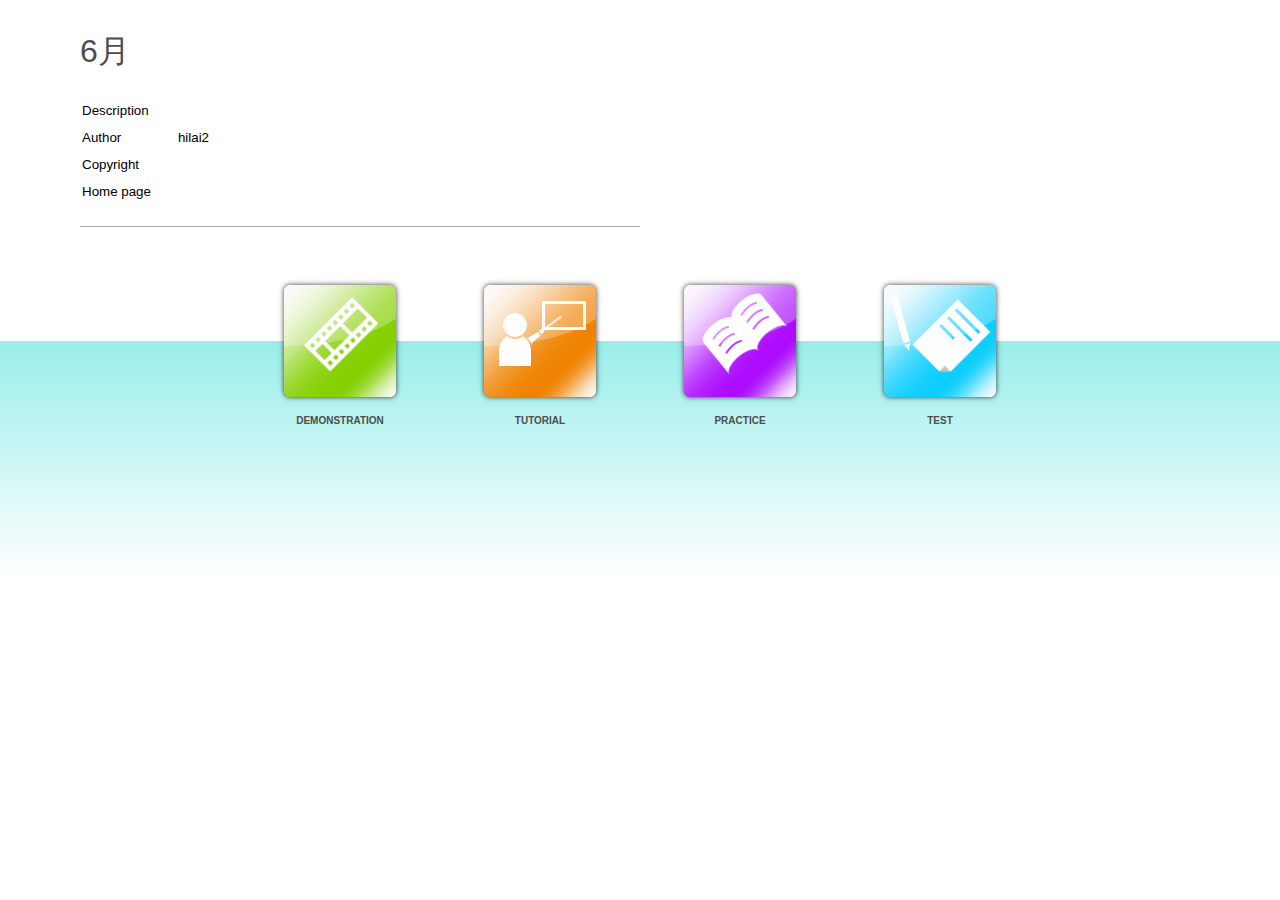
<file: index.html>
﻿<!DOCTYPE html>
<html lang="en-US" dir="ltr">
<head>
	<title>6月</title>
	<meta http-equiv="Content-Type" content="text/html; charset=utf-8"/>
	<meta http-equiv="imagetoolbar" content="no" />
	<meta name="generator" content="ActivePresenter 8.0.4"/>
	<meta name="author" content="hilai2" />
	<meta name="copyright" content=" " />
	<meta name="description" content=""/>

	<link rel="stylesheet" type="text/css" href="index.css" />

	<script type="text/javascript">
		var language = {"Tutorial":"Tutorial","Description":"Description","Author":"Author","DemoIntro":"Play presentation automatically","Copyright":"Copyright","TestIntro":"Choose this mode to do a test","Homepage":"Home page","Practice":"Practice","Test":"Test","Demo":"Demonstration","TutorialIntro":"Tutorial mode","PracticeIntro":"Choose this mode to practise more","OpenPrezError":"Could not open presentation.\nError: "};
		var PlayModes = {
			DEMO: 1,
			TUT: 2,
			PRAC: 4,
			TEST: 8
		};

		var opmodes = 15;
		function openPrez(url, mode) {
			try {
				var margin = 40;
				var top = margin, 
					left = margin, 
					width = screen.availWidth - 2 * margin, 
					height = screen.availHeight - 4 * margin;
				var styles = 'top=' + top + ',left=' + left + ',width=' + width + ',height=' + height
					+ ',location=no,toolbar=no,directories=no,status=no,menubar=no,scrollbars=yes,resizable=yes';
				var owin = window.open(encodeURI(url), '_blank', styles);
				if (owin)
					owin.focus();
			}
			catch (e) {
				alert(language.OpenPrezError + e);
			}
			return false;
		};
	</script>
</head>

<body>
	<div id="ap-top-container" class="ap-top-container">
		<div class="ap-sub-container">
			<div class="ap-layout-top">
				<script>
					var apInfoHTML = '<h1>6月</h1> \
									<table> \
										<tr> \
											<td>' + language.Description + '</td> \
											<td class="ap-left-indent" ></td> \
										</tr> \
										<tr> \
											<td>' +language.Author + '</td> \
											<td class="ap-left-indent">hilai2</td> \
										</tr> \
										<tr> \
											<td>' + language.Copyright + '</td> \
											<td class="ap-left-indent"></td> \
										</tr> \
										<tr> \
											<td>' + language.Homepage + '</td> \
											<td class="ap-left-indent"><a href="" target="_blank"></a></td> \
										</tr>\
									</table> \
									<div class="ap-static-line"> \
									</div>';

					var container = document.getElementById('ap-top-container');
					var layoutTop = container.getElementsByClassName('ap-layout-top')[0];
					var apInfo = document.createElement('div');
					apInfo.classList.add('ap-info');
					apInfo.innerHTML = apInfoHTML;
					layoutTop.appendChild(apInfo);
				</script>
			</div>
		</div>
		<div class="ap-layout-bottom-container">
			<div class="ap-layout-bottom">
				<script>
					var container = document.getElementById('ap-top-container');
					var layoutBottom = container.getElementsByClassName('ap-layout-bottom')[0];
					
					var modes = [PlayModes.DEMO, PlayModes.TUT, PlayModes.PRAC, PlayModes.TEST];
					var classes = ['ap-operation-demo-btn', 'ap-operation-tutorial-btn', 'ap-operation-practice-btn', 'ap-operation-test-btn'];
					var pages = ['demo.html', 'tutorial.html', 'practice.html', 'test.html'];
					var titles = [language.DemoIntro, language.TutorialIntro, language.PracticeIntro, language.TestIntro];
					var texts = [language.Demo, language.Tutorial, language.Practice, language.Test];
					var icons = ['demo.png', 'tutorial.png', 'practice.png', 'test.png'];

					for (var i = 0; i < 4; ++i){
						if ((modes[i] & opmodes) != modes[i])
							continue;
						var btnMode = document.createElement('div');
						btnMode.classList.add('ap-operation-btn');
						btnMode.classList.add(classes[i]);
						btnMode.setAttribute('title', titles[i]);
						btnMode.setAttribute('onClick', 'openPrez("' + pages[i] +'")', titles[i]);
						btnMode.innerHTML += '<img src="index-images/' + icons[i] + '"/>' + '<div class="ap-btn-text">' + texts[i] + '</div>';
						layoutBottom.appendChild(btnMode);
					}
				</script>
			</div>
		</div>
	</div>
</body>
</html>
</file>
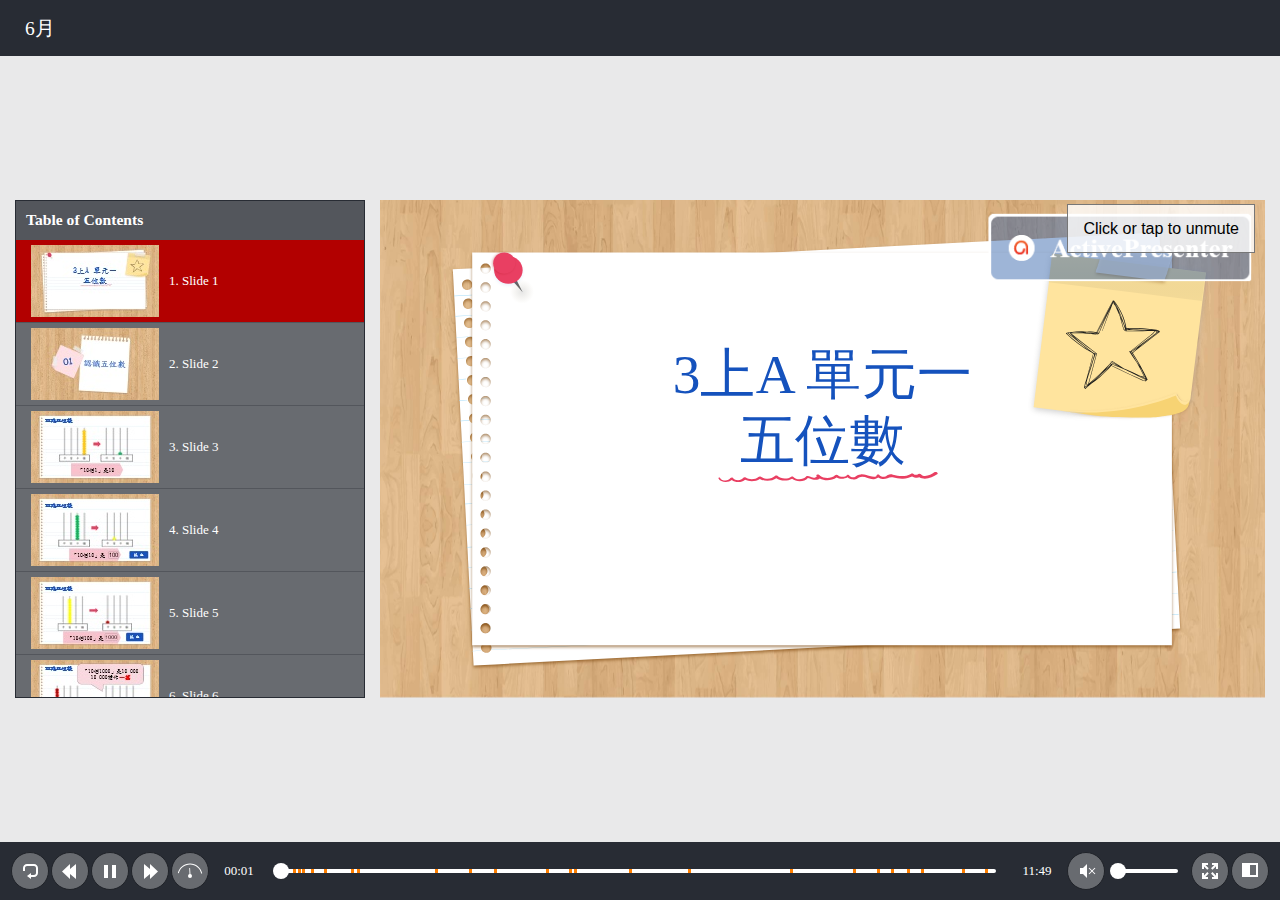
<file: demo.html>
﻿<!DOCTYPE html>
<html lang="en-US" dir="ltr">
<head>
	<title>6月</title>
	<meta http-equiv="X-UA-Compatible" content="IE=Edge,chrome=1" />
	<meta http-equiv="Content-Type" content="text/html; charset=utf-8"/>
	<meta name="generator" content="ActivePresenter 8.0.4"/>
	<meta name="author" content="hilai2" />
	<meta name="description" content=""/>
	<meta name="copyright" content=" " />
	
	<meta name="apple-mobile-web-app-capable" content="yes">
	<style>
		html {
			height: 100%;
		}
		body {
			height: 100%;
			margin: 0;
			padding: 0;
		}
		.ap-prez-container {
			position: relative;
			height: 100%;
			overflow: hidden;
			outline: none;
		}
	</style>
	<link rel="stylesheet" type="text/css" href="player/rlplayer.css" />
	<script type="text/javascript" src="player/rlplayer.js"></script>
	<script type="text/javascript" src="player/rlplayer.lang.en-US.js"></script>
	
	
	
	
</head>
<body>
	<div id="SU6LOG7o" class="ap-prez-container" lang="en-US" dir="ltr">
		<script type="text/javascript">
			AtomiAP.open("rlprez.js", "SU6LOG7o", {
				playMode: "Demo",
				preloader: {zIndex: 2,diameter: 60,density: 9,range: 1000,speed: 1,color:'#2090E6',shape:'oval'}
			});
		</script>
	</div>
</body>
</html>
</file>
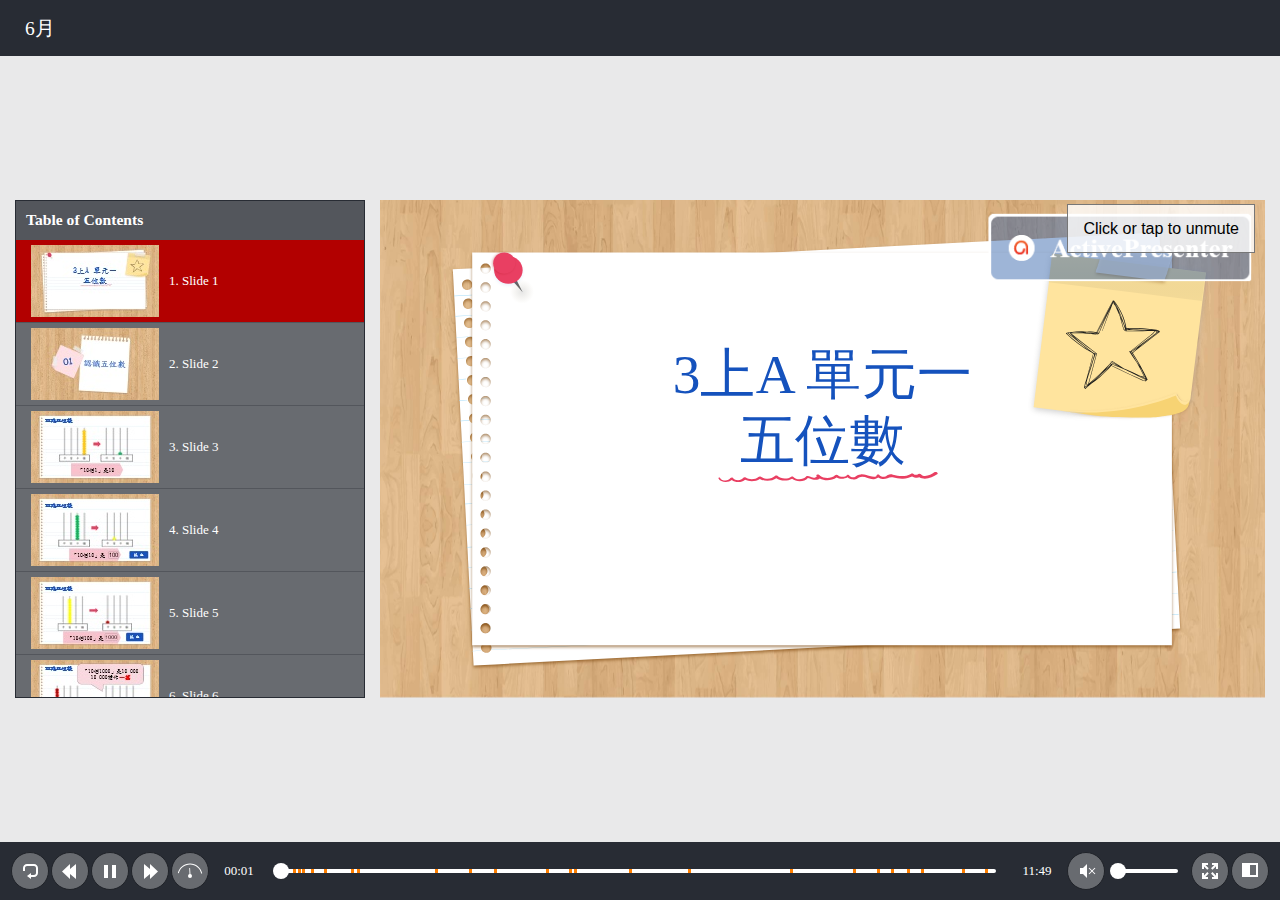
<file: practice.html>
﻿<!DOCTYPE html>
<html lang="en-US" dir="ltr">
<head>
	<title>6月</title>
	<meta http-equiv="X-UA-Compatible" content="IE=Edge,chrome=1" />
	<meta http-equiv="Content-Type" content="text/html; charset=utf-8"/>
	<meta name="generator" content="ActivePresenter 8.0.4"/>
	<meta name="author" content="hilai2" />
	<meta name="description" content=""/>
	<meta name="copyright" content=" " />
	
	<meta name="apple-mobile-web-app-capable" content="yes">
	<style>
		html {
			height: 100%;
		}
		body {
			height: 100%;
			margin: 0;
			padding: 0;
		}
		.ap-prez-container {
			position: relative;
			height: 100%;
			overflow: hidden;
			outline: none;
		}
	</style>
	<link rel="stylesheet" type="text/css" href="player/rlplayer.css" />
	<script type="text/javascript" src="player/rlplayer.js"></script>
	<script type="text/javascript" src="player/rlplayer.lang.en-US.js"></script>
	
	
	
	
</head>
<body>
	<div id="SU6LOG7o" class="ap-prez-container" lang="en-US" dir="ltr">
		<script type="text/javascript">
			AtomiAP.open("rlprez.js", "SU6LOG7o", {
				playMode: "Practice",
				preloader: {zIndex: 2,diameter: 60,density: 9,range: 1000,speed: 1,color:'#2090E6',shape:'oval'}
			});
		</script>
	</div>
</body>
</html>
</file>
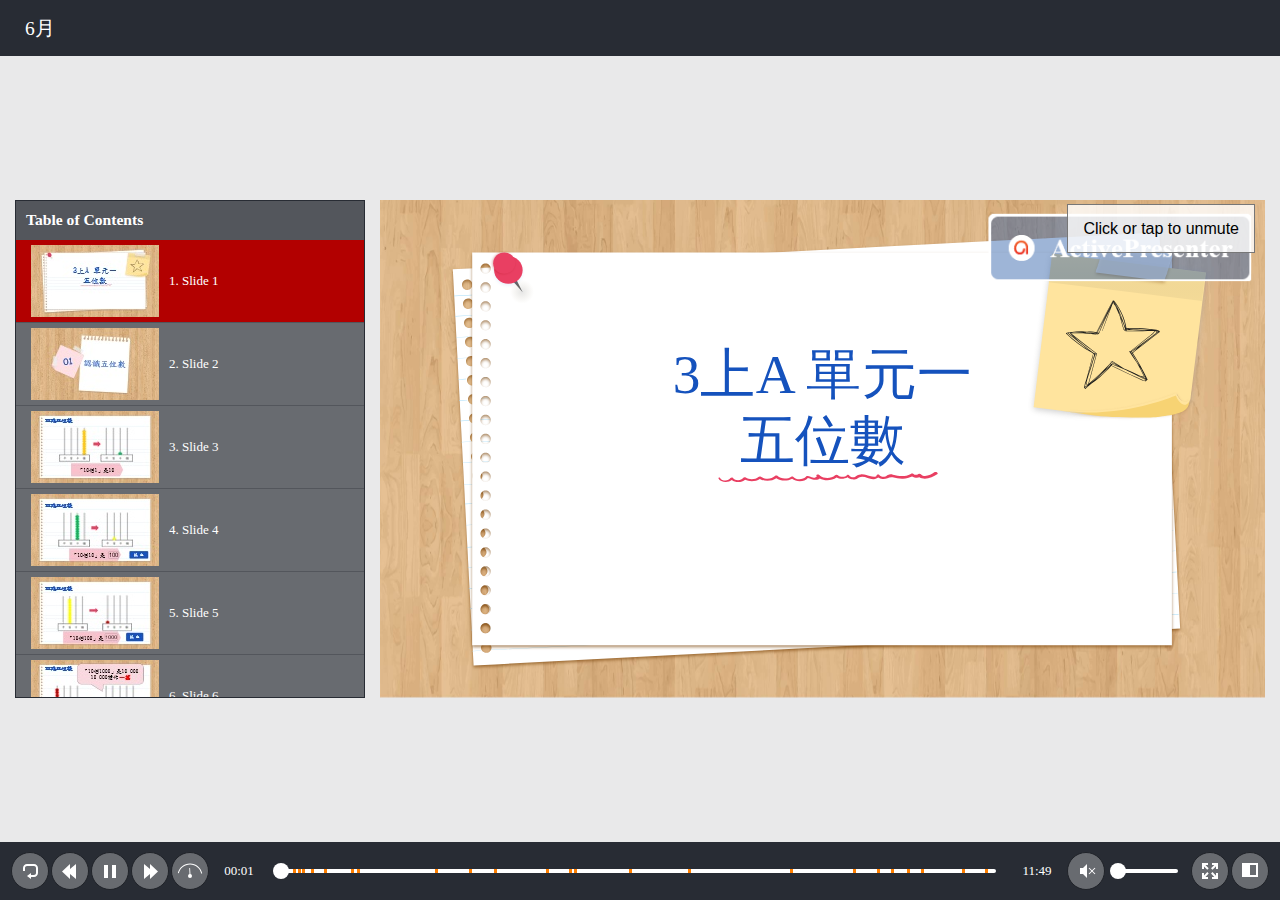
<file: test.html>
﻿<!DOCTYPE html>
<html lang="en-US" dir="ltr">
<head>
	<title>6月</title>
	<meta http-equiv="X-UA-Compatible" content="IE=Edge,chrome=1" />
	<meta http-equiv="Content-Type" content="text/html; charset=utf-8"/>
	<meta name="generator" content="ActivePresenter 8.0.4"/>
	<meta name="author" content="hilai2" />
	<meta name="description" content=""/>
	<meta name="copyright" content=" " />
	
	<meta name="apple-mobile-web-app-capable" content="yes">
	<style>
		html {
			height: 100%;
		}
		body {
			height: 100%;
			margin: 0;
			padding: 0;
		}
		.ap-prez-container {
			position: relative;
			height: 100%;
			overflow: hidden;
			outline: none;
		}
	</style>
	<link rel="stylesheet" type="text/css" href="player/rlplayer.css" />
	<script type="text/javascript" src="player/rlplayer.js"></script>
	<script type="text/javascript" src="player/rlplayer.lang.en-US.js"></script>
	
	
	
	
</head>
<body>
	<div id="SU6LOG7o" class="ap-prez-container" lang="en-US" dir="ltr">
		<script type="text/javascript">
			AtomiAP.open("rlprez.js", "SU6LOG7o", {
				playMode: "Test",
				preloader: {zIndex: 2,diameter: 60,density: 9,range: 1000,speed: 1,color:'#2090E6',shape:'oval'}
			});
		</script>
	</div>
</body>
</html>
</file>
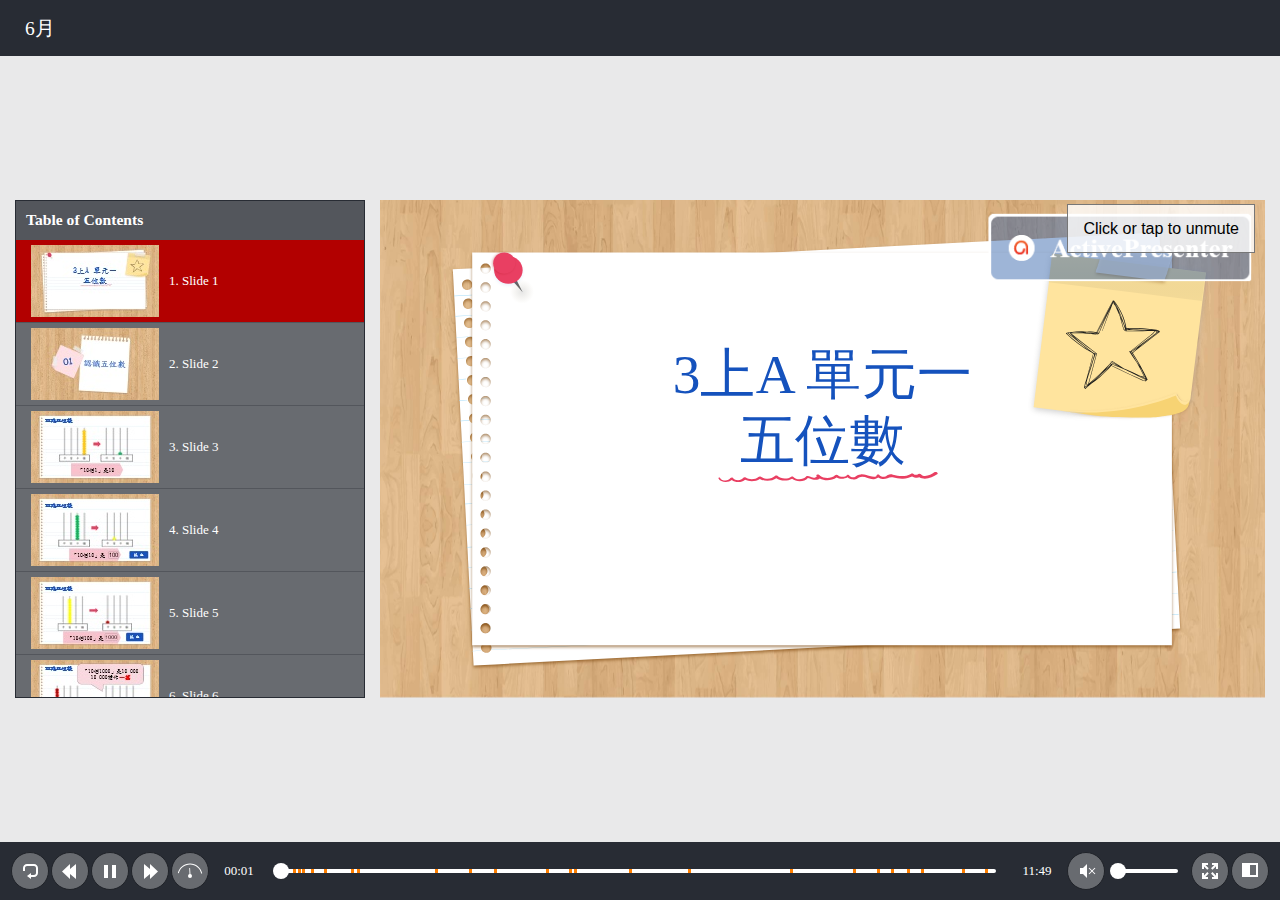
<file: tutorial.html>
﻿<!DOCTYPE html>
<html lang="en-US" dir="ltr">
<head>
	<title>6月</title>
	<meta http-equiv="X-UA-Compatible" content="IE=Edge,chrome=1" />
	<meta http-equiv="Content-Type" content="text/html; charset=utf-8"/>
	<meta name="generator" content="ActivePresenter 8.0.4"/>
	<meta name="author" content="hilai2" />
	<meta name="description" content=""/>
	<meta name="copyright" content=" " />
	
	<meta name="apple-mobile-web-app-capable" content="yes">
	<style>
		html {
			height: 100%;
		}
		body {
			height: 100%;
			margin: 0;
			padding: 0;
		}
		.ap-prez-container {
			position: relative;
			height: 100%;
			overflow: hidden;
			outline: none;
		}
	</style>
	<link rel="stylesheet" type="text/css" href="player/rlplayer.css" />
	<script type="text/javascript" src="player/rlplayer.js"></script>
	<script type="text/javascript" src="player/rlplayer.lang.en-US.js"></script>
	
	
	
	
</head>
<body>
	<div id="SU6LOG7o" class="ap-prez-container" lang="en-US" dir="ltr">
		<script type="text/javascript">
			AtomiAP.open("rlprez.js", "SU6LOG7o", {
				playMode: "Tutorial",
				preloader: {zIndex: 2,diameter: 60,density: 9,range: 1000,speed: 1,color:'#2090E6',shape:'oval'}
			});
		</script>
	</div>
</body>
</html>
</file>
<file: index.css>
/*!
 * ActivePresenter HTML5 Output File
 * Copyright (c) Atomi Systems, Inc. All rights reserved.
 * https://atomisystems.com/activepresenter/
 * Version: 8.0.4
 * Date: 2020.03.25
 */
* {
	vertical-align: baseline;
	font-weight: inherit;
	font-family: inherit;
	font-style: inherit;
	padding: 0;
	margin: 0;
}
a:link {color:#5e5e5e; text-decoration:none;}
a:visited {color:#5e5e5e; text-decoration:none}
a:active {color:#5e5e5e; text-decoration:none}
a:hover {color:#5e5e5e; text-decoration:none}
p{
	font-size:10pt;
}
td{
	font-size:10pt;
	padding-top:5px;
	padding-bottom:5px;
}
td.ap-left-indent
{
	padding-left:25px;
}
img {
	border: 0 none;
}
h1{
	font-size:2em;
	font-weight:normal;
	padding-bottom:22px;
	color:#4d4d4d;
}
html, body {
	font-family: Arial;
	height:100%;
}
.ap-top-container {
	position:relative;
	width:100%;
	min-height:100%;
}
.ap-sub-container{
	margin:0px 40px;
	width:600px;
}
.ap-layout-top{
	padding-top:20px;
	min-height:250px;
}
.ap-layout-top .ap-logo{
	float:left;
	width:128px;
}
.ap-layout-top .ap-logo img{
}
.ap-layout-top .ap-info{
	margin-left:40px;
	padding-top:10px;
	padding-bottom:30px;
}
.ap-layout-top .ap-info p{
	font-size:9pt;
	line-height:180%;
}
.ap-layout-top .ap-info .ap-static-line{
	border-top:1px solid #a8a8a8;
	margin-top:20px;
	padding:10px 0px;
}
.ap-btn-text{
	margin-left:auto;
	margin-right:auto;
	font-size:10px;
	font-weight:bold;
	color:#4d4d4d;
	text-transform:uppercase;
	font-family: Arial;
	padding: 10px;
	text-align: center;
 }
 
.ap-layout-bottom-container {
	height: 300px;
	background: linear-gradient(white 0px, white 64px, rgb(153, 238, 234) 64px, white 300px);
}

.ap-layout-bottom {
	margin-left:auto;
	margin-right:auto;
	display: flex;
	width: 800px;
 }
 
.ap-operation-btn  > img{
	width:128px;
	height:128px;
	margin-left:auto;
	margin-right:auto;
}

.ap-operation-btn:hover   > img {
	filter: drop-shadow(0px 0px 10px yellow);
	-webkit-filter: drop-shadow(0px 0px 10px yellow);    
}

.ap-operation-btn {
	cursor:pointer;
	flex-grow: 1;
	display: flex;
	flex-direction: column;
	transition: transform 1s;
}

.ap-operation-btn:hover {
	transform: translateY(-10px);
	transition: transform 1s;
}
</file>
<file: player/rlplayer.css>
/*!
 * ActivePresenter HTML5 Output File
 * Copyright (c) Atomi Systems, Inc. All rights reserved.
 * https://atomisystems.com/activepresenter/
 * Version: 8.0.4
 * Date: 2020.03.25
 */
.ap-no-select {
	-webkit-touch-callout: none; /* iOS Safari */
	-webkit-user-select: none; /* Safari */
	 -khtml-user-select: none; /* Konqueror HTML */
	   -moz-user-select: none; /* Firefox */
		-ms-user-select: none; /* Internet Explorer/Edge */
			user-select: none; /* Non-prefixed version, currently
								  supported by Chrome and Opera */
	cursor: default;
}

video::-webkit-media-controls { /* hide media controls by default */
	display:none !important;
}

.ap-floating-button {
	display: none;
}

@media only screen and (max-height: 415px) {
	.ap-auto-hide {
		display: none !important;
	}
	.ap-floating-button {
		position: absolute !important;
		width: 25px;
		height: 25px;
		background-color: rgba(233, 233, 233, 0.8);;
		border: 4px solid rgba(40, 44, 52, 0.5);
		border-radius: 50%;
		z-index: 2000;
		display: flex !important;
		align-items: center;
		justify-content: center;
	}

	.ap-floating-button > div {
		width: 17px;
		height: 17px;
		border-radius: 50%;
		background-color: rgba(255, 255, 255, 0.8);
	}
}

.ap-fullscreen {
	position: absolute;
	left: 0 !important;
	top: 0 !important;
	width: 100% !important;
	height: 100% !important;
}
.ap-prez-container *:focus {
	outline: none;
}

.ap-prez-container[data-mode='1'] {
	background-color: rgb(233, 233, 234);
}

.ap-prez-container[data-mode='2'] {
	background-color: rgb(233, 233, 234);
}

.ap-prez-container[data-mode='3'] {
	background-color: rgb(233, 233, 234);
}

.ap-prez-container[data-mode='4'] {
	background-color: rgb(233, 233, 234);
}

/* Styling scrollbar - webkit only */
.ap-prez-container ::-webkit-scrollbar {
	width: 14px; /* Should greater than or equal 14px, otherwise horizontal scrollbar will display incorrectly*/
	height: 14px;
}

.ap-prez-container ::-webkit-scrollbar-track {
    background: #f1f1f1;
}

.ap-prez-container ::-webkit-scrollbar-thumb {
	background: #888;
	border-radius: 7px;
}

.ap-prez-container ::-webkit-scrollbar-thumb:hover {
	background: #555;
}

.ap-content-area {
	position: absolute;
	background-color: rgb(224, 224, 224);
	padding: 20px;
}

.ap-prez-container[data-mode='1'] .ap-content-area{
	background-color: rgb(233, 233, 234);
	padding: 15px;
}

.ap-prez-container[data-mode='2'] .ap-content-area{
	background-color: rgb(233, 233, 234);
	padding: 15px;
}

.ap-prez-container[data-mode='3'] .ap-content-area{
	background-color: rgb(233, 233, 234);
	padding: 15px;
}

.ap-prez-container[data-mode='4'] .ap-content-area{
	background-color: rgb(233, 233, 234);
	padding: 15px;
}

.ap-side-bar {
	position: absolute;
	width: 350px;
	display: flex;
	flex-direction: column;
	background-color: rgb(32, 32, 32);
	font-size: 14px;
	font-family: Tahoma;
	border-radius: 0px;
	overflow-x: hidden;
	overflow-y: auto;
	z-index: 3;
}

.ap-side-bar[collapse='true'] {
	width: 0px !important;
	background-color: rgba(0, 0, 0, 0) !important;
}

.ap-prez-container[data-mode='1'] .ap-side-bar{
	width: 350px;
	color: rgb(255, 255, 255);
	font-family: Tahoma;
	font-size: 13px;
	background-color: rgb(40, 44, 52);
}

.ap-prez-container[data-mode='2'] .ap-side-bar{
	width: 350px;
	color: rgb(255, 255, 255);
	font-family: Tahoma;
	font-size: 13px;
	background-color: rgb(40, 44, 52);
}

.ap-prez-container[data-mode='3'] .ap-side-bar{
	width: 350px;
	color: rgb(255, 255, 255);
	font-family: Tahoma;
	font-size: 13px;
	background-color: rgb(40, 44, 52);
}

.ap-prez-container[data-mode='4'] .ap-side-bar{
	width: 350px;
	color: rgb(255, 255, 255);
	font-family: Tahoma;
	font-size: 13px;
	background-color: rgb(40, 44, 52);
}

.ap-side-bar-expand {
	position: absolute;
	display: none;
	width: 8px;
	height: 130px;
	top: 50%;
	z-index: 4;
	background-color: rgba(255, 255, 255, 0.6);
	box-shadow: 0 0px 4px rgba(0, 0, 0, 0.46);
}

.ap-side-bar-expand[sidebar-show='false'] {
	display: none !important;
}

.ap-side-bar-expand[icon-type='right'] {
	border-radius: 0 16px 16px 0 !important;
}

.ap-side-bar-expand[icon-type='left'] {
	border-radius: 16px 0 0 16px !important;
}

.ap-side-bar-expand[data-value='true'][icon-type='left'] {
	transform: translateY(-50%) translateX(-100%);
}

.ap-side-bar-expand[data-value='true'][icon-type='right'] {
	transform: translateY(-50%);
}

.ap-side-bar-expand[data-value='false'][icon-type='right'] {
	left: 0;
	transform: translateY(-50%);
}

.ap-side-bar-expand[data-value='false'][icon-type='left'] {
	right: 0;
	transform: translateY(-50%);
}

.ap-presenter-info {
	display: flex;
	flex-direction: column;
	flex-shrink: 0;
	min-height: 1px; /*IE11*/
	margin: 1px;
}

.ap-presenter-info .ap-company-logo {
	display: block;
	width: 100%;
	min-height: 1px; /*IE11*/
}

.ap-presenter-info .ap-company-logo > img {
	display: block;
	margin: auto;
	max-width: 100%;
}

.ap-presenter-info .ap-presenter-image {
	display: block;
	width: 100%;
	min-height: 1px; /*IE11*/
}
.ap-presenter-info .ap-presenter-image > img {
	display: block;
	margin: auto;
	max-width: 100%;
	border-bottom: 1px solid rgb(127, 127, 127);
}
.ap-prez-container[data-mode='1'] .ap-presenter-info .ap-presenter-image > img {
	border-bottom-color: rgb(83, 86, 92);
}
.ap-prez-container[data-mode='2'] .ap-presenter-info .ap-presenter-image {
	border-bottom-color: rgb(83, 86, 92);
}
.ap-prez-container[data-mode='3'] .ap-presenter-info .ap-presenter-image {
	border-bottom-color: rgb(83, 86, 92);
}
.ap-prez-container[data-mode='4'] .ap-presenter-info .ap-presenter-image {
	border-bottom-color: rgb(83, 86, 92);
}

.ap-presenter-info .ap-presenter-video {
	display: block;
	max-width: 100%;
	min-height: 1px; /*IE11*/
	border-bottom: 1px solid rgb(127, 127, 127);
}
.ap-prez-container[data-mode='1'] .ap-presenter-info .ap-presenter-video {
	border-bottom-color: rgb(83, 86, 92);
}
.ap-prez-container[data-mode='2'] .ap-presenter-info .ap-presenter-video {
	border-bottom-color: rgb(83, 86, 92);
}
.ap-prez-container[data-mode='3'] .ap-presenter-info .ap-presenter-video {
	border-bottom-color: rgb(83, 86, 92);
}
.ap-prez-container[data-mode='4'] .ap-presenter-info .ap-presenter-video {
	border-bottom-color: rgb(83, 86, 92);
}
.ap-presenter-info .ap-presenter-video > video {
	display: block;
	margin: auto;
	max-width: 100%;
	max-height: 100%;
}

.ap-presenter-info .ap-presenter-name {
	padding: 10px 5px 5px 5px;
	text-align: center;
	font-weight: bold;
	font-size: 120%;
}

.ap-presenter-info .ap-presenter-desc {
	padding: 5px 5px 10px 5px;
	text-align: center;
	overflow: auto;
}

.ap-stage {
	width: 100%;
	height: 100%;
	position: absolute;
	text-decoration-skip-ink: none; /* Chrome only */
}

.ap-canvas {
	position: absolute;
	-webkit-overflow-scrolling: touch;
}

.ap-prez-state-btn {
	position: absolute;
	left: 50%;
	top: 50%;
	transform: translate(-50%, -50%) scale(0.1, 0.1);
	z-index: 1000;
	width: 128px;
	height: 128px;
	background-color: rgba(127, 127, 127, 0.5);
	transition: all 1.5s;
}

.ap-prez-state-btn[data-animating='false'] {
	opacity: 1;
	transform: translate(-50%, -50%) scale(0.1, 0.1);
}

.ap-prez-state-btn[data-animating='true'] {
	opacity: 0;
	transform: translate(-50%, -50%) scale(1, 1);
}

.ap-prez-state-btn svg {
	position: absolute;
	left: 50%;
	top: 50%;
	transform: translate(-50%, -50%) scale(3, 3);
}

.ap-prez-state-btn svg * {
	fill: rgb(255, 255, 255);
}

.ap-child-expand {
	position: absolute;
	top: 0px;
	left: 0px;
	width: 100%;
	height: 100%;
}
/* drop holder in sequence question */
.ap-ctrl-drop-placeholder {
	-webkit-box-shadow:inset 0px 0px 0px 2px yellow;
	-moz-box-shadow:inset 0px 0px 0px 2px yellow;
	box-shadow:inset 0px 0px 0px 2px yellow;
}

.ap-ctrl-dragsource-hilight,
.ap-ctrl-droptarget-hilight {
	outline: 2px solid yellow;
	outline-offset: 2px;
}
/*------------------------ Popup ------------------------*/
.ap-popup {
	top: 0;
	left: 0;
	z-index: 10;
	text-align: left;
	position: relative;
	border: 10px solid;
	width: 370px;
	padding: 10px;
	background-clip: padding-box;
	box-shadow: 0 4px 8px 0 rgba(0, 0, 0, 0.86), 0 6px 20px 0 rgba(0, 0, 0, 0.9);
}

.ap-prez-container[data-mode='1'] .ap-popup {
	font-family: Tahoma;
	font-size: 13px;
	color: rgb(255, 255, 255);
	background-color: rgb(40, 44, 52);
	border-color: rgb(32, 35, 41);
}

.ap-prez-container[data-mode='2'] .ap-popup {
	font-family: Tahoma;
	font-size: 13px;
	color: rgb(255, 255, 255);
	background-color: rgb(40, 44, 52);
	border-color: rgb(32, 35, 41);
}

.ap-prez-container[data-mode='3'] .ap-popup {
	font-family: Tahoma;
	font-size: 13px;
	color: rgb(255, 255, 255);
	background-color: rgb(40, 44, 52);
	border-color: rgb(32, 35, 41);
}

.ap-prez-container[data-mode='4'] .ap-popup {
	font-family: Tahoma;
	font-size: 13px;
	color: rgb(255, 255, 255);
	background-color: rgb(40, 44, 52);
	border-color: rgb(32, 35, 41);
}

.ap-popup .ap-popup-footer {
	border-top: 1px solid #DDDDDD;
	padding-top: 5px;
	margin-top: 10px;
	text-align: right;
}

.ap-popup .ap-popup-close {
	position: relative;
	display: inline-block;
	width: 20px;
	height: 20px;
	overflow: hidden;
}

.ap-popup .ap-popup-close::before {
	height: 8px;
	margin-top: -4px;
	transform: rotate(45deg);
	content: '';
	position: absolute;
	height: 3px;
	width: 100%;
	top: 50%;
	left: 0;
	margin-top: -1px;
}

.ap-prez-container[data-mode='1'] .ap-popup .ap-popup-close::before {
	background: rgb(255, 255, 255);
}

.ap-prez-container[data-mode='2'] .ap-popup .ap-popup-close::before {
	background: rgb(255, 255, 255);
}

.ap-prez-container[data-mode='3'] .ap-popup .ap-popup-close::before {
	background: rgb(255, 255, 255);
}

.ap-prez-container[data-mode='4'] .ap-popup .ap-popup-close::before {
	background: rgb(255, 255, 255);
}

.ap-popup .ap-popup-close::after {
	height: 8px;
	margin-top: -4px;
	transform: rotate(-45deg);
	content: '';
	position: absolute;
	height: 3px;
	width: 100%;
	top: 50%;
	left: 0;
	margin-top: -1px;
}

.ap-prez-container[data-mode='1'] .ap-popup .ap-popup-close::after {
	background: rgb(255, 255, 255);
}

.ap-prez-container[data-mode='2'] .ap-popup .ap-popup-close::after {
	background: rgb(255, 255, 255);
}

.ap-prez-container[data-mode='3'] .ap-popup .ap-popup-close::after {
	background: rgb(255, 255, 255);
}

.ap-prez-container[data-mode='4'] .ap-popup .ap-popup-close::after {
	background: rgb(255, 255, 255);
}

.ap-popup-overlay {
	position: absolute;
	top: 0px;
	left: 0px;
	height:100%;
	width:100%;
}

.ap-popup-hide {
	z-index:-10;
}

.ap-popup-overlayBG {
	background-color: #000;
	opacity: 0.5;
	z-index: 9;
}

.ap-popup *:focus {
	outline: #808080 dotted 1px;
}

/* attached resources */
.ap-resources-container {
	flex: 1;
	display: flex;
	flex-direction: column;
	margin: 1px;
	font-size: 13px;
	font-family: Tahoma;
	background-color: rgb(32, 32, 32);
	color: rgb(255, 255, 255);
	min-height: 0; /* Edge, FF issue */
}

.ap-prez-container > .ap-resources-container {
	border: 1px solid rgb(127, 127, 127);
	box-shadow: 0px 0px 5px rgb(0, 0, 0);
	margin: 15px;
	z-index: 5;
}

.ap-prez-container[data-mode='1'] .ap-resources-container {
	font-size: 13px;
	font-family: Tahoma;
	background-color: rgb(40, 44, 52);
	color: rgb(255, 255, 255);
	border-color: rgb(32, 35, 41);
}

.ap-prez-container[data-mode='2'] .ap-resources-container {
	font-size: 13px;
	font-family: Tahoma;
	background-color: rgb(40, 44, 52);
	color: rgb(255, 255, 255);
	border-color: rgb(32, 35, 41);
}

.ap-prez-container[data-mode='3'] .ap-resources-container {
	font-size: 13px;
	font-family: Tahoma;
	background-color: rgb(40, 44, 52);
	color: rgb(255, 255, 255);
	border-color: rgb(32, 35, 41);
}

.ap-prez-container[data-mode='4'] .ap-resources-container {
	font-size: 13px;
	font-family: Tahoma;
	background-color: rgb(40, 44, 52);
	color: rgb(255, 255, 255);
	border-color: rgb(32, 35, 41);
}

.ap-resources-container *:focus {
	outline: #808080 dotted 1px;
}

.ap-resources-pane-header {
	flex: none;
	border-bottom: 1px solid rgb(127, 127, 127);
	display: flex;
	flex-direction: row;
	padding: 10px;
}
.ap-prez-container[data-mode='1'] .ap-resources-pane-header {
	border-bottom-color: rgb(83, 86, 92);
}
.ap-prez-container[data-mode='2'] .ap-resources-pane-header {
	border-bottom-color: rgb(83, 86, 92);
}
.ap-prez-container[data-mode='3'] .ap-resources-pane-header {
	border-bottom-color: rgb(83, 86, 92);
}
.ap-prez-container[data-mode='4'] .ap-resources-pane-header {
	border-bottom-color: rgb(83, 86, 92);
}

.ap-resources-pane-content {
	overflow-y: auto;
	height: 100%;
}

.ap-resources-pane-content li {
	margin: 10px 10px 10px 0px;
}

.ap-resources-pane-content li a {
	text-decoration: none;
}

.ap-prez-container[data-mode='1'] .ap-resources-pane-content li a {
	color: rgb(255, 255, 255);
}
.ap-prez-container[data-mode='2'] .ap-resources-pane-content li a {
	color: rgb(255, 255, 255);
}
.ap-prez-container[data-mode='3'] .ap-resources-pane-content li a {
	color: rgb(255, 255, 255);
}
.ap-prez-container[data-mode='4'] .ap-resources-pane-content li a {
	color: rgb(255, 255, 255);
}

.ap-resources-pane-content li a:hover{
	text-decoration: underline;
}

/*------------------------ Table of contents ------------------------*/

.ap-toc-container {
	flex: 1;
	display: flex;
	flex-direction: column;
	margin: 1px;
	font-size: 13px;
	font-family: Tahoma;
	background-color: rgb(32, 32, 32);
	color: rgb(255, 255, 255);
	min-height: 0; /* Edge, FF issue */
}

.ap-toc-content-wrapper {
	flex: 1;
	min-height: 200px;
}

.ap-prez-container > .ap-toc-container {
	border: 1px solid rgb(224, 224, 224);
	box-shadow: 0px 0px 5px rgb(0, 0, 0);
	margin: 15px;
	z-index: 5;
}

.ap-prez-container[data-mode='1'] .ap-toc-container {
	font-size: 13px;
	font-family: Tahoma;
	background-color: rgb(83, 86, 92);
	color: rgb(255, 255, 255);
	border-color: rgb(32, 35, 41);
}

.ap-prez-container[data-mode='2'] .ap-toc-container {
	font-size: 13px;
	font-family: Tahoma;
	background-color: rgb(83, 86, 92);
	color: rgb(255, 255, 255);
	border-color: rgb(32, 35, 41);
}

.ap-prez-container[data-mode='3'] .ap-toc-container {
	font-size: 13px;
	font-family: Tahoma;
	background-color: rgb(83, 86, 92);
	color: rgb(255, 255, 255);
	border-color: rgb(32, 35, 41);
}

.ap-prez-container[data-mode='4'] .ap-toc-container {
	font-size: 13px;
	font-family: Tahoma;
	background-color: rgb(83, 86, 92);
	color: rgb(255, 255, 255);
	border-color: rgb(32, 35, 41);
}

.ap-toc-container *:focus {
	outline: #808080 dotted 1px;
}

.ap-toc-header {
	flex: none;
	border-bottom: 1px solid rgb(127, 127, 127);
	display: flex;
	flex-direction: row;
	padding: 10px;
}
.ap-prez-container[data-mode='1'] .ap-toc-header {
	border-bottom-color: rgb(83, 86, 92);
	background-color: rgb(83, 86, 92);
}
.ap-prez-container[data-mode='2'] .ap-toc-header {
	border-bottom-color: rgb(83, 86, 92);
	background-color: rgb(83, 86, 92);
}
.ap-prez-container[data-mode='3'] .ap-toc-header {
	border-bottom-color: rgb(83, 86, 92);
	background-color: rgb(83, 86, 92);
}
.ap-prez-container[data-mode='4'] .ap-toc-header {
	border-bottom-color: rgb(83, 86, 92);
	background-color: rgb(83, 86, 92);
}

.ap-toc-header > .ap-toc-header-text {
	display: inline-block;
	flex: 1;
	font-weight: bold;
	font-size: 120%;
	margin-top: auto;
	margin-bottom: auto;
}

.ap-toc-header > .ap-button {
	display: inline-block;
	margin-top: auto;
	margin-bottom: auto;
	width: 36px;
	height: 28px;
	border: none;
	border-radius: 0px;
}

.ap-toc {
	width: 100%;
	border-spacing: 0px;
}

.ap-toc td {
	padding: 5px;
	border-bottom: 1px solid rgb(127, 127, 127);
}

/* table of contents entries */
.ap-toc-entry {
	height: 40px;
}
.ap-prez-container[data-mode='1'] .ap-toc-entry td {
	border-bottom-color: rgb(83, 86, 92);
}
.ap-prez-container[data-mode='2'] .ap-toc-entry td {
	border-bottom-color: rgb(83, 86, 92);
}
.ap-prez-container[data-mode='3'] .ap-toc-entry td {
	border-bottom-color: rgb(83, 86, 92);
}
.ap-prez-container[data-mode='4'] .ap-toc-entry td {
	border-bottom-color: rgb(83, 86, 92);
}

.ap-prez-container[data-mode='1'] .ap-toc-entry[data-status="incomplete"] {
	background-color: rgb(104, 107, 112);
}

.ap-prez-container[data-mode='2'] .ap-toc-entry[data-status="incomplete"] {
	background-color: rgb(104, 107, 112);
}

.ap-prez-container[data-mode='3'] .ap-toc-entry[data-status="incomplete"] {
	background-color: rgb(104, 107, 112);
}

.ap-prez-container[data-mode='4'] .ap-toc-entry[data-status="incomplete"] {
	background-color: rgb(104, 107, 112);
}

.ap-prez-container[data-mode='1'] .ap-toc-entry:hover[data-status="incomplete"] {
	background-color: rgb(126, 128, 133);
}

.ap-prez-container[data-mode='2'] .ap-toc-entry:hover[data-status="incomplete"] {
	background-color: rgb(126, 128, 133);
}

.ap-prez-container[data-mode='3'] .ap-toc-entry:hover[data-status="incomplete"] {
	background-color: rgb(126, 128, 133);
}

.ap-prez-container[data-mode='4'] .ap-toc-entry:hover[data-status="incomplete"] {
	background-color: rgb(126, 128, 133);
}

.ap-prez-container[data-mode='1'] .ap-toc-entry[data-status="current"] {
	background-color: rgb(178, 0, 0);
}

.ap-prez-container[data-mode='2'] .ap-toc-entry[data-status="current"] {
	background-color: rgb(178, 0, 0);
}

.ap-prez-container[data-mode='3'] .ap-toc-entry[data-status="current"] {
	background-color: rgb(178, 0, 0);
}

.ap-prez-container[data-mode='4'] .ap-toc-entry[data-status="current"] {
	background-color: rgb(178, 0, 0);
}

.ap-prez-container[data-mode='1'] .ap-toc-entry:hover[data-status="current"] {
	background-color: rgb(204, 0, 0);
}

.ap-prez-container[data-mode='2'] .ap-toc-entry:hover[data-status="current"] {
	background-color: rgb(204, 0, 0);
}

.ap-prez-container[data-mode='3'] .ap-toc-entry:hover[data-status="current"] {
	background-color: rgb(204, 0, 0);
}

.ap-prez-container[data-mode='4'] .ap-toc-entry:hover[data-status="current"] {
	background-color: rgb(204, 0, 0);
}

.ap-prez-container[data-mode='1'] .ap-toc-entry[data-status="completed"] {
	background-color: rgb(40, 44, 52);
}

.ap-prez-container[data-mode='2'] .ap-toc-entry[data-status="completed"] {
	background-color: rgb(40, 44, 52);
}

.ap-prez-container[data-mode='3'] .ap-toc-entry[data-status="completed"] {
	background-color: rgb(40, 44, 52);
}

.ap-prez-container[data-mode='4'] .ap-toc-entry[data-status="completed"] {
	background-color: rgb(40, 44, 52);
}

.ap-prez-container[data-mode='1'] .ap-toc-entry:hover[data-status="completed"] {
	background-color: rgb(61, 65, 72);
}

.ap-prez-container[data-mode='2'] .ap-toc-entry:hover[data-status="completed"] {
	background-color: rgb(61, 65, 72);
}

.ap-prez-container[data-mode='3'] .ap-toc-entry:hover[data-status="completed"] {
	background-color: rgb(61, 65, 72);
}

.ap-prez-container[data-mode='4'] .ap-toc-entry:hover[data-status="completed"] {
	background-color: rgb(61, 65, 72);
}

.ap-toc-entry-content {
	width: 100%;
	display: table;
	padding-left: 5px;
}

.ap-toc-entry-icon {
	width: 16px;
	height: 16px;
	display: table-cell;
	vertical-align: middle;
	cursor: pointer;
}

.ap-toc-entry .ap-toc-entry-icon svg {
	display: none;
}

.ap-toc-entry[aria-expanded="false"] .ap-toc-entry-icon svg:nth-child(1) {
	display: block;
}

.ap-toc-entry[aria-expanded="true"] .ap-toc-entry-icon svg:nth-child(2) {
	display: block;
}

.ap-toc-entry-thumbnail {
	padding-right: 5px;
	display: table-cell;
	vertical-align: middle;
}

.ap-toc-entry-content-text {
	width: 100%;
	display: table-cell;
	padding-left: 5px;
	vertical-align: middle;
}

.ap-toc-entry-numbering {
	padding-right: 5px;
	display: table-cell;
}

.ap-toc-entry-content-slide-name {
	padding-left: 3px;
	display: table-cell;
	width: 100%;
}

.ap-toc-entry-status-icon {
	width: 16px;
	height: 16px;
	display: table-cell;
	vertical-align: middle;
}

.ap-toc-entry .ap-toc-entry-status-icon svg {
	display: none;
}

.ap-toc-entry[data-status="current"] .ap-toc-entry-status-icon svg:nth-child(1) {
	display: block;
}

.ap-toc-entry[data-status="completed"] .ap-toc-entry-status-icon svg:nth-child(2) {
	display: block;
}

.ap-prez-container[data-mode='1'] .ap-toc-entry .ap-toc-entry-icon svg *,
.ap-prez-container[data-mode='1'] .ap-toc-entry .ap-toc-entry-status-icon svg * {
	fill: rgb(255, 255, 255) !important;
}

.ap-prez-container[data-mode='2'] .ap-toc-entry .ap-toc-entry-icon svg *,
.ap-prez-container[data-mode='2'] .ap-toc-entry .ap-toc-entry-status-icon svg * {
	fill: rgb(255, 255, 255) !important;
}

.ap-prez-container[data-mode='3'] .ap-toc-entry .ap-toc-entry-icon svg *,
.ap-prez-container[data-mode='3'] .ap-toc-entry .ap-toc-entry-status-icon svg * {
	fill: rgb(255, 255, 255) !important;
}

.ap-prez-container[data-mode='4'] .ap-toc-entry .ap-toc-entry-icon svg *,
.ap-prez-container[data-mode='4'] .ap-toc-entry .ap-toc-entry-status-icon svg * {
	fill: rgb(255, 255, 255) !important;
}

.ap-toc-entry-duration {
	text-align: center;
	vertical-align: middle;
	display: table-cell;
}

/* Button and label */
.ap-button {
	position: relative;
	display: flex;
	margin: auto 1px auto 1px;
	border-style: solid;
	border-width: 1px;
	background-color: none;
	border-color: rgb(127, 127, 127);
	border-radius: 50%;
	height: 36px; /*IE11*/
	align-items: center;
}

.ap-button:focus {
	outline: #808080 dotted 1px;
}

.ap-button[data-has-label='true'] {
	border-radius: 5px;
}

.ap-button-icon {
	min-width: 36px;  /*IE11*/
	width: 36px;
	height: 36px;
	pointer-events: none;
}

.ap-button .ap-button-icon {
	display: inline-block;
	position: relative;
	margin: auto;
}

.ap-button[data-has-icon='false'] .ap-button-icon {
	display: none;
}

.ap-button .ap-button-label {
	display: none;
}

.ap-button[data-has-label='true'] .ap-button-label {
	display: inline-block;
	position: relative;
	margin: auto;
	padding: 0px 10px 0px 0px;
	vertical-align: center; /*IE11*/
	pointer-events: none;
	text-transform: uppercase;
	white-space: nowrap;
}

.ap-prez-container[data-mode='1'] .ap-button {
	background-color: rgb(104, 107, 112);
	border-color: rgb(32, 35, 41);
}

.ap-prez-container[data-mode='2'] .ap-button {
	background-color: rgb(104, 107, 112);
	border-color: rgb(32, 35, 41);
}

.ap-prez-container[data-mode='3'] .ap-button {
	background-color: rgb(104, 107, 112);
	border-color: rgb(32, 35, 41);
}

.ap-prez-container[data-mode='4'] .ap-button {
	background-color: rgb(104, 107, 112);
	border-color: rgb(32, 35, 41);
}

.ap-prez-container[data-mode='1'] .ap-button:hover {
	background-color: rgb(126, 128, 133);
}

.ap-prez-container[data-mode='2'] .ap-button:hover {
	background-color: rgb(126, 128, 133);
}

.ap-prez-container[data-mode='3'] .ap-button:hover {
	background-color: rgb(126, 128, 133);
}

.ap-prez-container[data-mode='4'] .ap-button:hover {
	background-color: rgb(126, 128, 133);
}

.ap-prez-container[data-mode='1'] .ap-button:active {
	background-color: rgb(61, 65, 72);
}

.ap-prez-container[data-mode='2'] .ap-button:active {
	background-color: rgb(61, 65, 72);
}

.ap-prez-container[data-mode='3'] .ap-button:active {
	background-color: rgb(61, 65, 72);
}

.ap-prez-container[data-mode='4'] .ap-button:active {
	background-color: rgb(61, 65, 72);
}

.ap-button svg {
	position: absolute;
	display: block;
	width: 36px;
	height: 28px;
	top: 50%;
	left: 50%;
	transform: translate(-50%, -50%);
	pointer-events: none;
}

.ap-prez-container[data-mode='1'] .ap-button svg * {
	fill: rgb(255, 255, 255) !important;
}

.ap-prez-container[data-mode='2'] .ap-button svg * {
	fill: rgb(255, 255, 255) !important;
}

.ap-prez-container[data-mode='3'] .ap-button svg * {
	fill: rgb(255, 255, 255) !important;
}

.ap-prez-container[data-mode='4'] .ap-button svg * {
	fill: rgb(255, 255, 255) !important;
}

.ap-prez-container[data-mode='1'] .ap-button:hover svg * {
	fill: rgb(255, 255, 255) !important;
}

.ap-prez-container[data-mode='2'] .ap-button:hover svg * {
	fill: rgb(255, 255, 255) !important;
}

.ap-prez-container[data-mode='3'] .ap-button:hover svg * {
	fill: rgb(255, 255, 255) !important;
}

.ap-prez-container[data-mode='4'] .ap-button:hover svg * {
	fill: rgb(255, 255, 255) !important;
}

.ap-prez-container[data-mode='1'] .ap-button:active svg * {
	fill: rgb(229, 229, 229) !important;
}

.ap-prez-container[data-mode='2'] .ap-button:active svg * {
	fill: rgb(229, 229, 229) !important;
}

.ap-prez-container[data-mode='3'] .ap-button:active svg * {
	fill: rgb(229, 229, 229) !important;
}

.ap-prez-container[data-mode='4'] .ap-button:active svg * {
	fill: rgb(229, 229, 229) !important;
}

.ap-prez-container[data-mode='1'] .ap-button .ap-button-label {
	color: rgb(255, 255, 255) !important;
}

.ap-prez-container[data-mode='2'] .ap-button .ap-button-label {
	color: rgb(255, 255, 255) !important;
}

.ap-prez-container[data-mode='3'] .ap-button .ap-button-label {
	color: rgb(255, 255, 255) !important;
}

.ap-prez-container[data-mode='4'] .ap-button .ap-button-label {
	color: rgb(255, 255, 255) !important;
}

.ap-prez-container[data-mode='1'] .ap-button:hover .ap-button-label {
	color: rgb(255, 255, 255) !important;
}

.ap-prez-container[data-mode='2'] .ap-button:hover .ap-button-label {
	color: rgb(255, 255, 255) !important;
}

.ap-prez-container[data-mode='3'] .ap-button:hover .ap-button-label {
	color: rgb(255, 255, 255) !important;
}

.ap-prez-container[data-mode='4'] .ap-button:hover .ap-button-label {
	color: rgb(255, 255, 255) !important;
}

.ap-prez-container[data-mode='1'] .ap-button:active .ap-button-label {
	color: rgb(229, 229, 229) !important;
}

.ap-prez-container[data-mode='2'] .ap-button:active .ap-button-label {
	color: rgb(229, 229, 229) !important;
}

.ap-prez-container[data-mode='3'] .ap-button:active .ap-button-label {
	color: rgb(229, 229, 229) !important;
}

.ap-prez-container[data-mode='4'] .ap-button:active .ap-button-label {
	color: rgb(229, 229, 229) !important;
}

/* Tool-specific css */
.ap-button.ap-tool-play[data-value="false"] svg:nth-child(1){
	display: none;
}

.ap-button.ap-tool-play[data-value="true"] svg:nth-child(2){
	display: none;
}

.ap-button.ap-tool-speed svg {
	display: none;
}

.ap-button.ap-tool-speed[data-value="0.5"] svg:nth-child(1){
	display: block;
}

.ap-button.ap-tool-speed[data-value="1"] svg:nth-child(2){
	display: block;
}

.ap-button.ap-tool-speed[data-value="1.5"] svg:nth-child(3){
	display: block;
}

.ap-button.ap-tool-speed[data-value="2"] svg:nth-child(4){
	display: block;
}

.ap-button.ap-tool-sound[data-value="true"] svg:nth-child(1){
	display: none;
}

.ap-button.ap-tool-sound[data-value="false"] svg:nth-child(2){
	display: none;
}

.ap-button.ap-tool-toc[data-value="true"] svg:nth-child(1){
	display: none;
}

.ap-button.ap-tool-toc[data-value="false"] svg:nth-child(2){
	display: none;
}

.ap-button.ap-tool-sidebar[data-value="true"] svg:nth-child(1){
	display: none;
}

.ap-button.ap-tool-sidebar[data-value="false"] svg:nth-child(2){
	display: none;
}

.ap-button.ap-tool-cc[data-value="true"] svg:nth-child(1){
	display: none;
}

.ap-button.ap-tool-cc[data-value="false"] svg:nth-child(2){
	display: none;
}

.ap-button.ap-tool-displaymode svg {
	display: none;
}

.ap-button.ap-tool-displaymode[data-value="0"] svg:nth-child(1){
	display: block;
}

.ap-button.ap-tool-displaymode[data-value="1"] svg:nth-child(2){
	display: block;
}

.ap-button.ap-tool-displaymode[data-value="2"] svg:nth-child(3){
	display: block;
}
/* Label */

.ap-label {
	position: relative;
	display: inline-block;
	min-width: 36px;
	background-color: none;
	margin: auto 1px auto 1px;
	text-align: center;
	padding: 0px 10px 0px 10px;
}

/* Slider */
.ap-slider {
	position: relative;
	display: inline-block;
	overflow: visible;
	min-width: 60px;
	height: 36px;
	background-color: none;
	margin: auto 12px auto 12px;
	flex-shrink: 1;
	-ms-flex-negative: 2;
}

.ap-slider:focus {
	outline: #808080 dotted 1px;
}

.ap-slider-thumb {
	position: absolute;
	display: block;
	top: 50%;
	left: 0px;
	transform: translate(0, -50%);
	cursor: pointer;
	height: 16px;
	width: 16px;
	background-color: rgb(255, 255, 255);
	border: none;
	border-radius: 50%;
}

.ap-prez-container[data-mode='1'] .ap-slider-thumb {
	background-color: rgb(255, 255, 255);
}

.ap-prez-container[data-mode='2'] .ap-slider-thumb {
	background-color: rgb(255, 255, 255);
}

.ap-prez-container[data-mode='3'] .ap-slider-thumb {
	background-color: rgb(255, 255, 255);
}

.ap-prez-container[data-mode='4'] .ap-slider-thumb {
	background-color: rgb(255, 255, 255);
}

.ap-prez-container[data-mode='1'] .ap-slider-thumb:hover {
	background-color: rgb(229, 229, 229);
}

.ap-prez-container[data-mode='2'] .ap-slider-thumb:hover {
	background-color: rgb(229, 229, 229);
}

.ap-prez-container[data-mode='3'] .ap-slider-thumb:hover {
	background-color: rgb(229, 229, 229);
}

.ap-prez-container[data-mode='4'] .ap-slider-thumb:hover {
	background-color: rgb(229, 229, 229);
}

.ap-slider-track {
	position: absolute;
	display: block;
	width: 100%;
	left: 0px;
	top: 50%;
	height: 4px;
	transform: translate(0, -50%);
	background-color: rgb(255, 255, 255);
	border-radius: 2px;
}

.ap-prez-container[data-mode='1'] .ap-slider-track {
	background-color: rgb(255, 255, 255);
}

.ap-prez-container[data-mode='2'] .ap-slider-track {
	background-color: rgb(255, 255, 255);
}

.ap-prez-container[data-mode='3'] .ap-slider-track {
	background-color: rgb(255, 255, 255);
}

.ap-prez-container[data-mode='4'] .ap-slider-track {
	background-color: rgb(255, 255, 255);
}

.ap-slider-track-lower {
	display: block;
	height: 100%;
	top: 0px;
	left: 0px;
	width: 0%;
	background-color: rgb(255, 0, 0);
	border-radius: 2px;
}

.ap-prez-container[data-mode='1'] .ap-slider-track-lower {
	background-color: rgb(255, 0, 0);
}

.ap-prez-container[data-mode='2'] .ap-slider-track-lower {
	background-color: rgb(255, 0, 0);
}

.ap-prez-container[data-mode='3'] .ap-slider-track-lower {
	background-color: rgb(255, 0, 0);
}

.ap-prez-container[data-mode='4'] .ap-slider-track-lower {
	background-color: rgb(255, 0, 0);
}

.ap-slider-marker {
	position: absolute;
	display: block;
	height: 100%;
	top: 0px;
	left: 0px;
	width: 3px;
	background-color: rgb(255, 255, 0);
}

.ap-prez-container[data-mode='1'] .ap-slider-marker {
	background-color: rgb(255, 127, 0);
}

.ap-prez-container[data-mode='2'] .ap-slider-marker {
	background-color: rgb(255, 127, 0);
}

.ap-prez-container[data-mode='3'] .ap-slider-marker {
	background-color: rgb(255, 127, 0);
}

.ap-prez-container[data-mode='4'] .ap-slider-marker {
	background-color: rgb(255, 127, 0);
}

.ap-slider-tooltip {
	display:none;
	position:absolute;
	width: auto;
	height: auto;
	text-align: center;
	padding: 10px;
	border-radius: 5px;
	border: 1px solid rgb(127, 127, 127);
	box-shadow: 0px 0px 5px rgb(0, 0, 0);
}

.ap-slider-tooltip img {
	padding: 10px;
	width: 128px;
	height: 72px;
}
/* Toolbars */

.ap-toolbar {
	font-size: 13px;
	font-family: Tahoma;
	color: rgb(255, 255, 255);
	background-color: rgb(32, 32, 32);
	z-index: 3;
	/* IE 11 */
	min-height: 1px;
	align-items: center;
}

.ap-prez-container[data-mode='1'] .ap-toolbar,
.ap-prez-container[data-mode='1'] .ap-slider-tooltip {
	font-size: 13px;
	font-family: Tahoma;
	color: rgb(255, 255, 255);
	background-color: rgb(40, 44, 52);
	border-color: rgb(32, 35, 41);
}

.ap-prez-container[data-mode='2'] .ap-toolbar,
.ap-prez-container[data-mode='2'] .ap-slider-tooltip {
	font-size: 13px;
	font-family: Tahoma;
	color: rgb(255, 255, 255);
	background-color: rgb(40, 44, 52);
	border-color: rgb(32, 35, 41);
}

.ap-prez-container[data-mode='3'] .ap-toolbar,
.ap-prez-container[data-mode='3'] .ap-slider-tooltip {
	font-size: 13px;
	font-family: Tahoma;
	color: rgb(255, 255, 255);
	background-color: rgb(40, 44, 52);
	border-color: rgb(32, 35, 41);
}

.ap-prez-container[data-mode='4'] .ap-toolbar,
.ap-prez-container[data-mode='4'] .ap-slider-tooltip {
	font-size: 13px;
	font-family: Tahoma;
	color: rgb(255, 255, 255);
	background-color: rgb(40, 44, 52);
	border-color: rgb(32, 35, 41);
}

.ap-toolbar-top {
	position: absolute;
	display: flex;
	justify-content: space-between;
	z-index: 3;
	padding: 10px;
	min-height: 36px; /* No resource button */
}

.ap-toolbar-top > .ap-tool-projectname {
	font-size: 150%;
	margin-left: 15px;
}

.ap-toolbar-bottom {
	position: absolute;
	display: flex;
	justify-content: space-between;
	z-index: 3;
	padding: 10px;
}

/* menu and menu items */
.ap-menu {
	font-family: Tahoma;
	font-size: 13px;
	color: rgb(255, 255, 255);
	background-color: rgb(32, 32, 32);
	border: 1px solid rgb(127, 127, 127);
	border-radius: 3px;
	padding: 2px;
	display: table;
	z-index: 5;
	position: absolute;
	width: max-content;
	box-shadow: 0px 0px 5px rgb(0, 0, 0);
}

.ap-prez-container[data-mode='1'] .ap-menu {
	font-family: Tahoma;
	font-size: 13px;
	color: rgb(255, 255, 255);
	background-color: rgb(40, 44, 52);
	border-color: rgb(32, 35, 41);
}

.ap-prez-container[data-mode='2'] .ap-menu {
	font-family: Tahoma;
	font-size: 13px;
	color: rgb(255, 255, 255);
	background-color: rgb(40, 44, 52);
	border-color: rgb(32, 35, 41);
}

.ap-prez-container[data-mode='3'] .ap-menu {
	font-family: Tahoma;
	font-size: 13px;
	color: rgb(255, 255, 255);
	background-color: rgb(40, 44, 52);
	border-color: rgb(32, 35, 41);
}

.ap-prez-container[data-mode='4'] .ap-menu {
	font-family: Tahoma;
	font-size: 13px;
	color: rgb(255, 255, 255);
	background-color: rgb(40, 44, 52);
	border-color: rgb(32, 35, 41);
}

.ap-menu-item {
	display: table-row;
	cursor: pointer;
	line-height: 2.5;
	white-space: nowrap;
	height: 36px;
	background-color: none;
}

.ap-menu-item:focus {
	outline: #808080 dotted 1px;
}

.ap-prez-container[data-mode='1'] .ap-menu-item:hover {
	background-color:rgb(61, 65, 72);
}

.ap-prez-container[data-mode='2'] .ap-menu-item:hover {
	background-color:rgb(61, 65, 72);
}

.ap-prez-container[data-mode='3'] .ap-menu-item:hover {
	background-color:rgb(61, 65, 72);
}

.ap-prez-container[data-mode='4'] .ap-menu-item:hover {
	background-color:rgb(61, 65, 72);
}

.ap-menu-item-icon {
	display: table-cell;
	vertical-align: middle;
	width: 16px;
	height: 16px;
	padding: 5px;
}

.ap-menu-item-icon svg {
	display: none;
}

.ap-prez-container[data-mode='1'] .ap-menu-item-icon svg * {
	fill: rgb(255, 255, 255);
}

.ap-prez-container[data-mode='2'] .ap-menu-item-icon svg * {
	fill: rgb(255, 255, 255);
}

.ap-prez-container[data-mode='3'] .ap-menu-item-icon svg * {
	fill: rgb(255, 255, 255);
}

.ap-prez-container[data-mode='4'] .ap-menu-item-icon svg * {
	fill: rgb(255, 255, 255);
}

.ap-menu-item-label {
	display: table-cell;
	vertical-align: middle;
	padding: 0 5px;
	min-width: 20px;
}

.ap-menu-item[role="menuitemradio"][aria-checked="true"] .ap-menu-item-icon svg {
	display: block;
}

.ap-menu-item[role="menuitemcheckbox"] .ap-menu-item-toggle-container {
	display: table-cell;
	vertical-align: middle;
	margin: 10px;
}

.ap-menu-item[role="menuitemcheckbox"] .ap-menu-item-toggle {
	display: block;
	position: relative;
	width: 36px;
	height: 14px;
	margin: auto;
}

.ap-menu-item[role="menuitemcheckbox"] .ap-menu-item-toggle-bar {
	display: block;
	position: absolute;
	top: 0px;
	left: 0px;
	width: 100%;
	height: 100%;
	border-radius: 8px;
	transition: all .08s cubic-bezier(0.4,0.0,1,1);
}

.ap-menu-item[role="menuitemcheckbox"] .ap-menu-item-toggle-button {
	display: block;
	position: absolute;
	top: 50%;
	transform: translate(0, -50%);
	width: 20px;
	height: 20px;
	border-radius: 50%;
	box-shadow: 0 1px 5px 0 rgba(0,0,0,0.6);
	transition: all .08s cubic-bezier(0.4,0.0,1,1);
}

.ap-menu-item[role="menuitemcheckbox"][aria-checked="false"] .ap-menu-item-toggle-bar {
	background-color: rgb(188, 188, 188);
}

.ap-menu-item[role="menuitemcheckbox"][aria-checked="true"] .ap-menu-item-toggle-bar {
	background-color: rgb(255, 0, 0);
}

.ap-menu-item[role="menuitemcheckbox"][aria-checked="false"] .ap-menu-item-toggle-button {
	left: 0px;
	background-color: rgb(96, 96, 96);
}

.ap-menu-item[role="menuitemcheckbox"][aria-checked="true"] .ap-menu-item-toggle-button {
	right: 0px;
	background-color: rgb(255, 255, 255);
}

/* Same as Slider track's colors */
.ap-prez-container[data-mode='1'] .ap-menu-item[role="menuitemcheckbox"][aria-checked="false"] .ap-menu-item-toggle-bar {
	background-color: rgb(255, 255, 255);
}

.ap-prez-container[data-mode='2'] .ap-menu-item[role="menuitemcheckbox"][aria-checked="false"] .ap-menu-item-toggle-bar {
	background-color: rgb(255, 255, 255);
}

.ap-prez-container[data-mode='3'] .ap-menu-item[role="menuitemcheckbox"][aria-checked="false"] .ap-menu-item-toggle-bar {
	background-color: rgb(255, 255, 255);
}

.ap-prez-container[data-mode='4'] .ap-menu-item[role="menuitemcheckbox"][aria-checked="false"] .ap-menu-item-toggle-bar {
	background-color: rgb(255, 255, 255);
}

.ap-prez-container[data-mode='1'] .ap-menu-item[role="menuitemcheckbox"][aria-checked="true"] .ap-menu-item-toggle-bar {
	background-color: rgb(255, 0, 0);
}

.ap-prez-container[data-mode='2'] .ap-menu-item[role="menuitemcheckbox"][aria-checked="true"] .ap-menu-item-toggle-bar {
	background-color: rgb(255, 0, 0);
}

.ap-prez-container[data-mode='3'] .ap-menu-item[role="menuitemcheckbox"][aria-checked="true"] .ap-menu-item-toggle-bar {
	background-color: rgb(255, 0, 0);
}

.ap-prez-container[data-mode='4'] .ap-menu-item[role="menuitemcheckbox"][aria-checked="false"] .ap-menu-item-toggle-bar {
	background-color: rgb(255, 0, 0);
}

.ap-menu-item[aria-haspopup="true"] .ap-menu-item-icon svg {
	display: block;
}

.ap-menu-item.ap-tool-menu-back {
	border-bottom: 1px solid rgb(127, 127, 127);
}

.ap-menu-item.ap-tool-menu-back .ap-menu-item-icon svg {
	display: block;
}

/* Media control */
.ap-media-toolbar[media-type='video'] {
	position: absolute;
	width: 100%;
	height: 100%;
	text-shadow: 0 0 2px rgba(0,0,0,0.1);
	transform: translateZ(0); /* fix bug: toolbar is under video on Chrome */
}

.ap-media-toolbar[media-type='audio'] {
	position: absolute;
	display: flex;
	flex-direction: row;
	width: 100%;
	bottom: 0;
	border-radius: 5px;
}

.ap-prez-container[data-mode='1'] .ap-media-toolbar[media-type='audio'] {
	background-color: rgb(104, 107, 112);
}

.ap-prez-container[data-mode='2'] .ap-media-toolbar[media-type='audio'] {
	background-color: rgb(104, 107, 112);
}

.ap-prez-container[data-mode='3'] .ap-media-toolbar[media-type='audio'] {
	background-color: rgb(104, 107, 112);
}

.ap-prez-container[data-mode='4'] .ap-media-toolbar[media-type='audio'] {
	background-color: rgb(104, 107, 112);
}

.ap-media-toolbar-bottom {
	position: absolute;
	width: 100%;
	height: 50px;
	bottom: 0;
	background-image: linear-gradient(rgba(66, 66, 66, 0), rgba(66, 66, 66, 0.3));
}

.ap-prez-container[data-mode='1'] .ap-media-toolbar svg *{
	fill: rgb(255, 255, 255);
}

.ap-prez-container[data-mode='2'] .ap-media-toolbar svg *{
	fill: rgb(255, 255, 255);
}

.ap-prez-container[data-mode='3'] .ap-media-toolbar svg *{
	fill: rgb(255, 255, 255);
}

.ap-prez-container[data-mode='4'] .ap-media-toolbar svg *{
	fill: rgb(255, 255, 255);
}

.ap-media-toolbar[media-type='video'] .ap-media-play {
	position: absolute;
	left: 0;
	right: 0;
	top: 0;
	bottom: 0;
	margin: auto;
	width: 80px;
	height: 80px;
	opacity: 0.8;
	border-radius: 50%;
}

.ap-media-toolbar[media-type='audio'] .ap-media-play {
	position: relative;
	margin: auto;
	height: 28px;
}

.ap-prez-container[data-mode='1'] .ap-media-toolbar[media-type='video'] .ap-media-play {
	background-color: rgb(104, 107, 112);
}

.ap-prez-container[data-mode='2'] .ap-media-toolbar[media-type='video'] .ap-media-play {
	background-color: rgb(104, 107, 112);
}

.ap-prez-container[data-mode='3'] .ap-media-toolbar[media-type='video'] .ap-media-play {
	background-color: rgb(104, 107, 112);
}

.ap-prez-container[data-mode='4'] .ap-media-toolbar[media-type='video'] .ap-media-play {
	background-color: rgb(104, 107, 112);
}

.ap-media-toolbar[media-type='video'] .ap-media-play-icon {
	position: absolute;
	left: 22px;
	top: 26px;
}

.ap-media-play[data-value="false"] svg:nth-child(1) {
	display: none;
}

.ap-media-play[data-value="true"] svg:nth-child(2) {
	display: none;
}

.ap-media-tool-container {
	position: absolute;
	height: 28px;
	width: 100%;
}

.ap-media-tool-left {
	position: absolute;
	left: 0;
	width: 50%;
	height: 100%;
	padding-left: 15px;
}

.ap-media-time-label {
	line-height: 28px;
	font-size: 13px;
	font-family: Tahoma;
}

.ap-media-toolbar[media-type='audio'] .ap-media-time-label {
	margin: auto 12px auto auto;
	white-space: nowrap;
}

.ap-prez-container[data-mode='1'] .ap-media-time-label {
	color: rgb(255, 255, 255);
}

.ap-prez-container[data-mode='2'] .ap-media-time-label {
	color: rgb(255, 255, 255);
}

.ap-prez-container[data-mode='3'] .ap-media-time-label {
	color: rgb(255, 255, 255);
}

.ap-prez-container[data-mode='4'] .ap-media-time-label {
	color: rgb(255, 255, 255);
}

.ap-media-tool-right {
	position: absolute;
	display: flex;
	direction: rtl;
	right: 0;
	width: 50%;
	height: 100%;
	padding-right: 6px;
	float: right;
}

.ap-media-toolbar[media-type='audio'] .ap-media-mute {
	position: relative;
	margin: auto;
	height: 28px;
}

.ap-media-mute[data-value="false"] svg:nth-child(1) {
	display: none;
}

.ap-media-mute[data-value="true"] svg:nth-child(2) {
	display: none;
}

.ap-media-toolbar[media-type='video'] .ap-media-progressbar {
	position: absolute;
	height: 20px;
	bottom: 4px;
	left: 15px;
	right: 15px;
}

.ap-media-toolbar[media-type='audio'] .ap-media-progressbar {
	position: relative;
	width: 100%;
	height: 100%;
	margin: auto;
	flex-shrink: 1;
	-ms-flex-negative: 2;
}

.ap-media-progress-background {
	position: absolute;
	top: 8px;
	width: 100%;
	height: 4px;
}

.ap-media-toolbar[media-type='audio'] .ap-media-progress-background {
	top: 4px;
}

.ap-prez-container[data-mode='1'] .ap-media-progress-background {
	background-color: rgb(255, 255, 255);
}

.ap-prez-container[data-mode='2'] .ap-media-progress-background {
	background-color: rgb(255, 255, 255);
}

.ap-prez-container[data-mode='3'] .ap-media-progress-background {
	background-color: rgb(255, 255, 255);
}

.ap-prez-container[data-mode='4'] .ap-media-progress-background {
	background-color: rgb(255, 255, 255);
}

.ap-media-play-progress {
	position: absolute;
	top: 8px;
	width: 100%;
	height: 4px;
	transform-origin: 0 0;
}

.ap-media-toolbar[media-type='audio'] .ap-media-play-progress {
	top: 4px;
}

.ap-prez-container[data-mode='1'] .ap-media-play-progress {
	background-color: rgb(255, 0, 0);
}

.ap-prez-container[data-mode='2'] .ap-media-play-progress {
	background-color: rgb(255, 0, 0);
}

.ap-prez-container[data-mode='3'] .ap-media-play-progress {
	background-color: rgb(255, 0, 0);
}

.ap-prez-container[data-mode='4'] .ap-media-play-progress {
	background-color: rgb(255, 0, 0);
}

.ap-media-progress-grabber {
	position: absolute;
	left: -6px;
	width: 12px;
	height: 12px;
	border-radius: 50%;
}

.ap-media-toolbar[media-type='video'] .ap-media-progress-grabber {
	top: 4px;
}

.ap-prez-container[data-mode='1'] .ap-media-progress-grabber {
	background-color: rgb(255, 255, 255);
}

.ap-prez-container[data-mode='2'] .ap-media-progress-grabber {
	background-color: rgb(255, 255, 255);
}

.ap-prez-container[data-mode='3'] .ap-media-progress-grabber {
	background-color: rgb(255, 255, 255);
}

.ap-prez-container[data-mode='4'] .ap-media-progress-grabber {
	background-color: rgb(255, 255, 255);
}

.ap-prez-container[data-mode='1'] .ap-media-progress-grabber:hover {
	background-color: rgb(229, 229, 229);
}

.ap-prez-container[data-mode='2'] .ap-media-progress-grabber:hover {
	background-color: rgb(229, 229, 229);
}

.ap-prez-container[data-mode='3'] .ap-media-progress-grabber:hover {
	background-color: rgb(229, 229, 229);
}

.ap-prez-container[data-mode='4'] .ap-media-progress-grabber:hover {
	background-color: rgb(229, 229, 229);
}

/* Video: If toolbar size is less than 200px */
.ap-media-toolbar[media-type='video'][size='200'] .ap-media-play {
	transform: scale(0.4);
}

.ap-media-toolbar[media-type='video'][size='200'] .ap-media-toolbar-bottom {
	height: 35px;
	bottom: 0;
}

.ap-media-toolbar[media-type='video'][size='200'] .ap-media-tool-left {
	display: none;
}

.ap-media-toolbar[media-type='video'][size='200'] .ap-media-tool-right {
	width: 100%;
	padding-right: 0px;
}

.ap-media-toolbar[media-type='video'][size='200'] .ap-media-fullscreen {
	position: absolute;
	transform: scale(0.8);
	right: -6px;
	bottom: 1px;
}

.ap-media-toolbar[media-type='video'][size='200'] .ap-media-mute{
	position: absolute;
	transform: scale(0.8);
	left: -6px;
	bottom: 1px;
}

.ap-media-toolbar[media-type='video'][size='200'] .ap-media-progressbar{
	bottom: 0px;
	left: 5px;
	right: 5px;
}

/* Audio: If toolbar size is less than 200px */
.ap-media-toolbar[media-type='audio'][size='200'] .ap-media-time-label {
	display: none;
}
</file>
